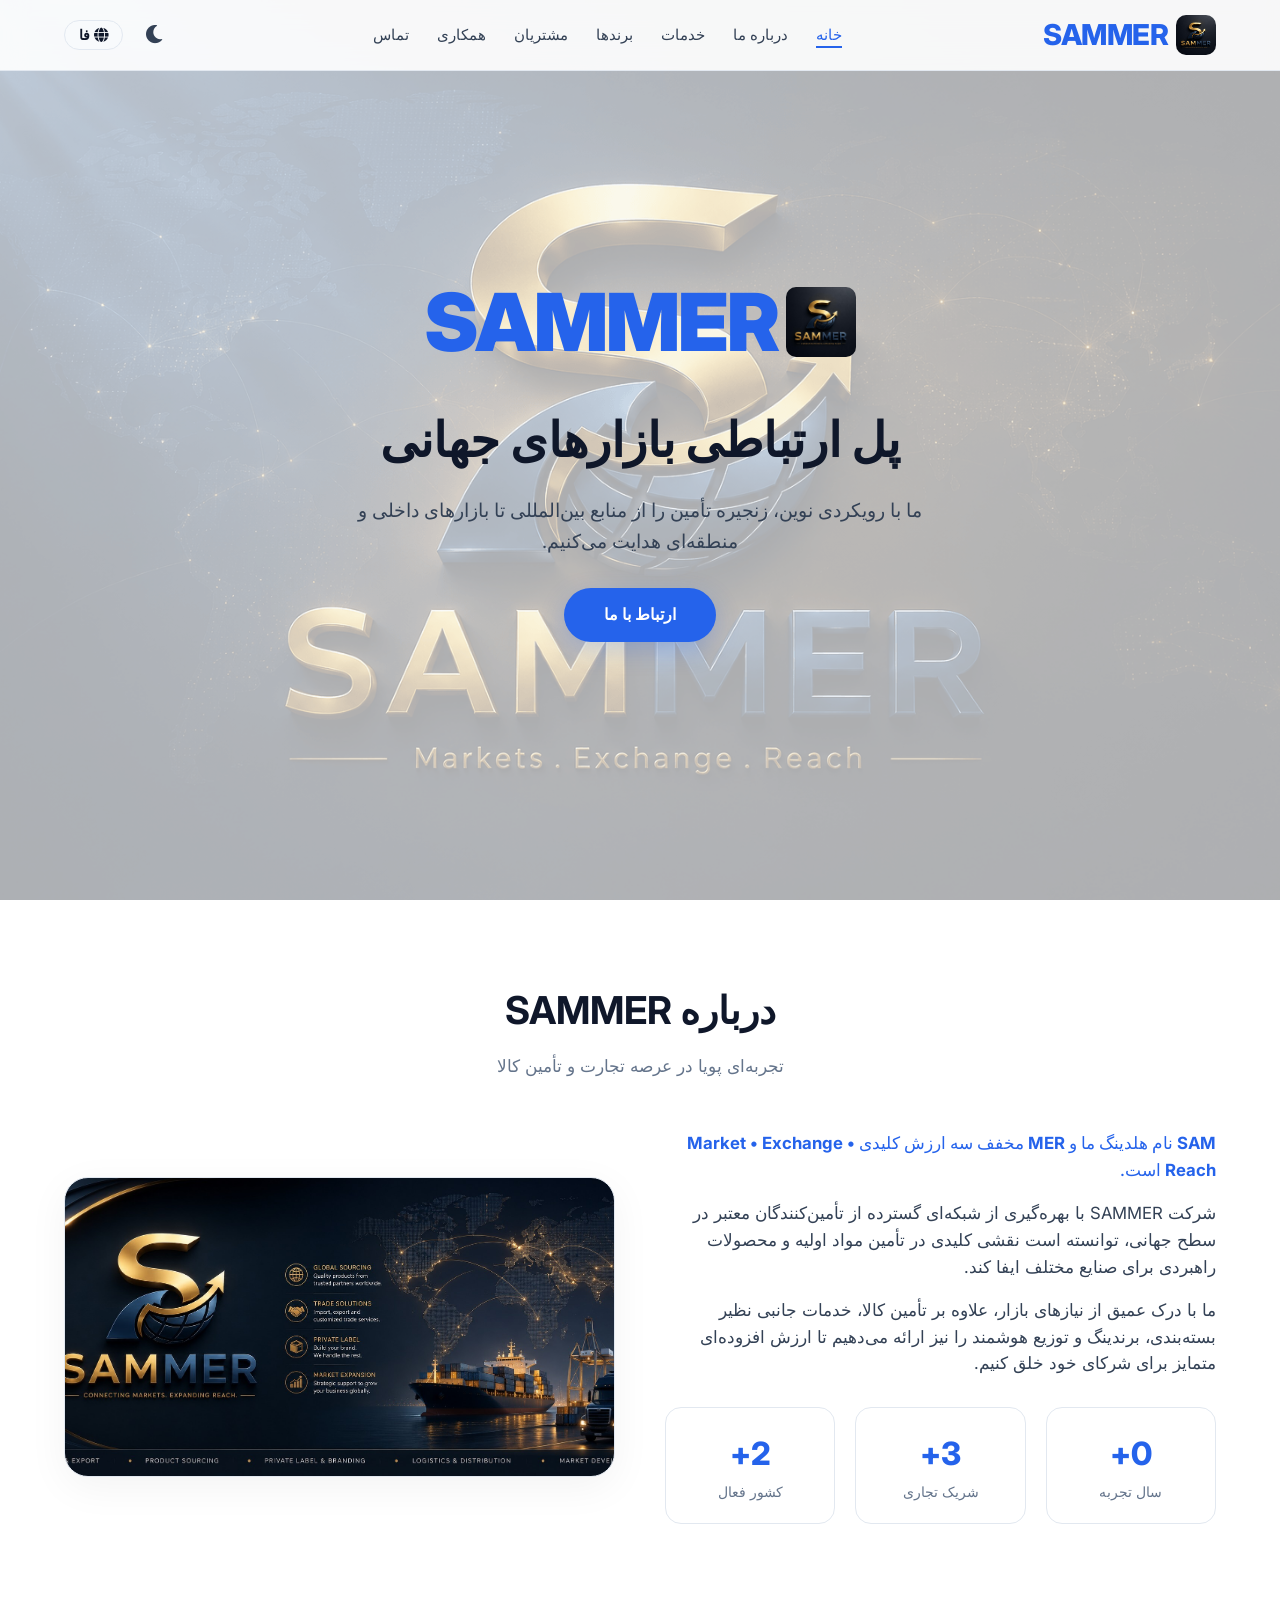
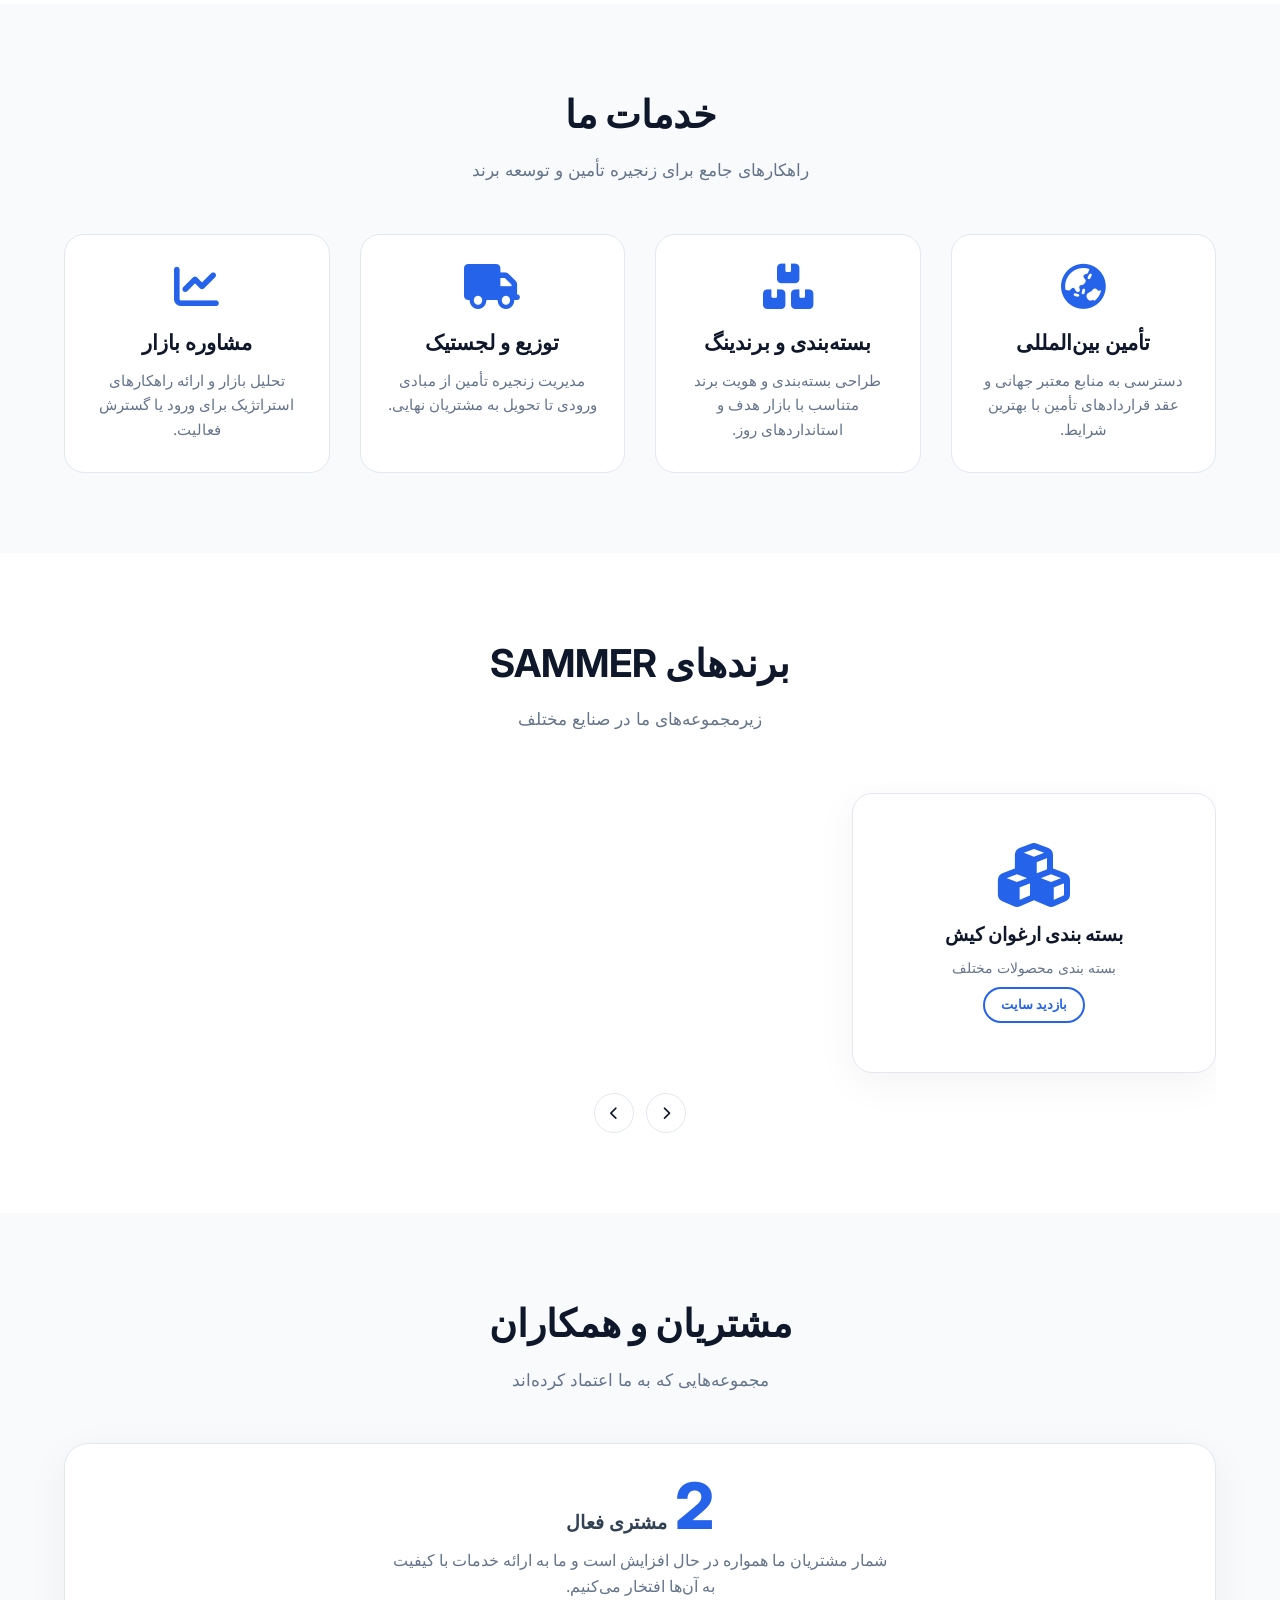
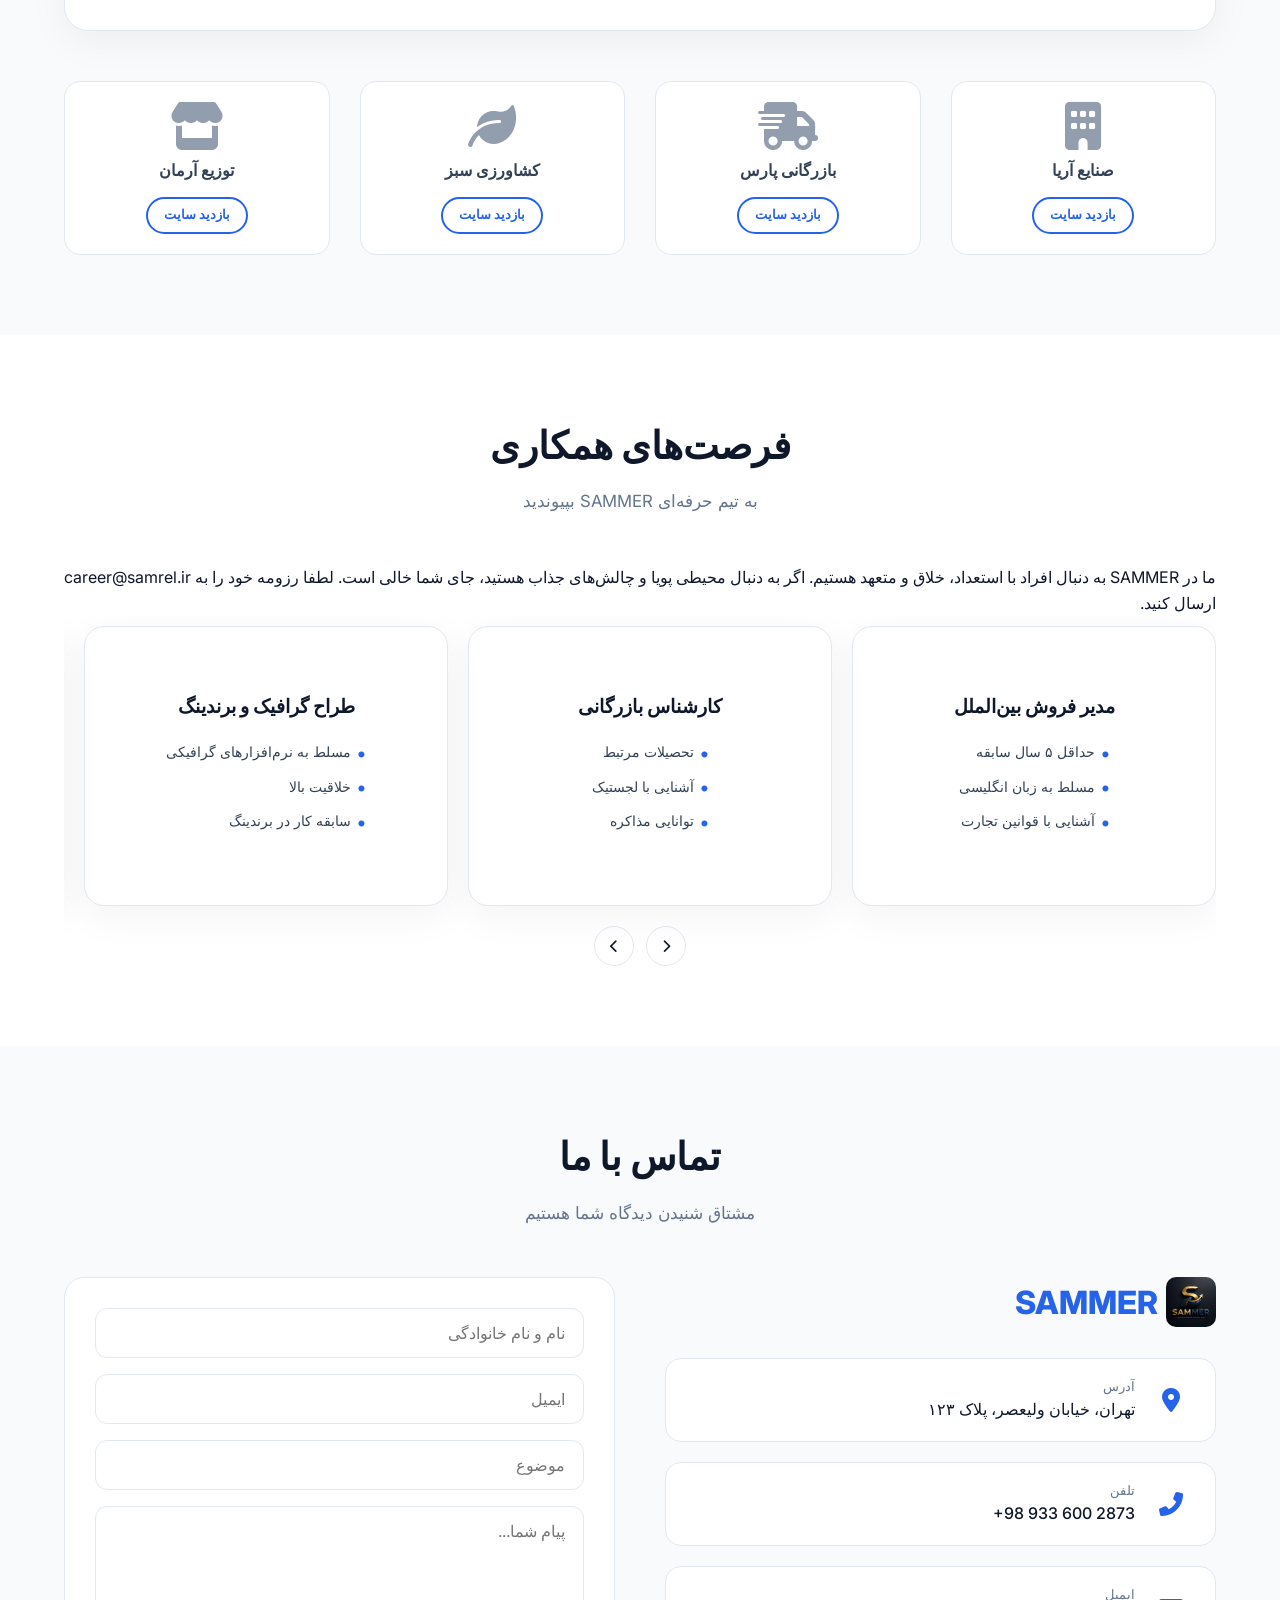
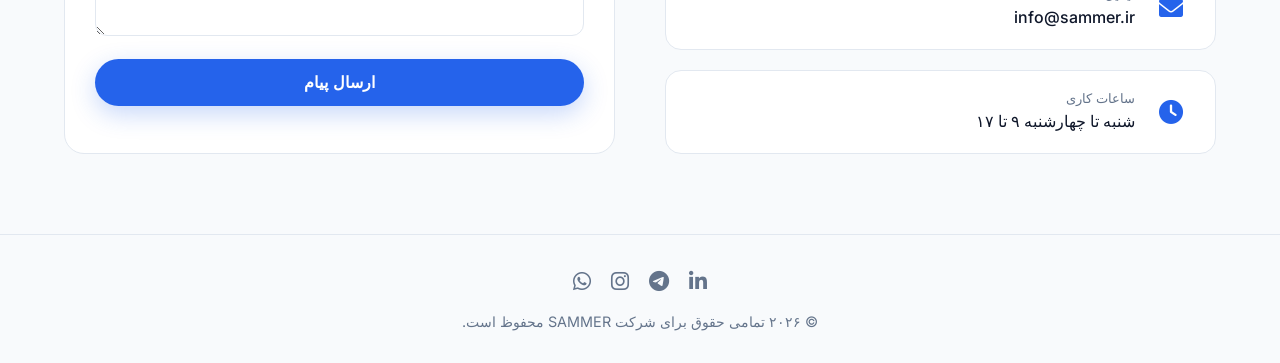
<file: index.html>
<!DOCTYPE html>
<html lang="fa" dir="rtl">
<head>
    <meta charset="UTF-8" />
    <meta name="viewport" content="width=device-width, initial-scale=1.0" />
    <title>SAMMER | Connecting Markets, Expanding Reach</title>
	<meta name="description" content="SAMMER – شرکت بازرگانی بین‌المللی با تمرکز بر تأمین کالا، برندینگ و توسعه بازار در ایران و کشورهای همسایه." />
	<meta name="keywords" content="واردات, صادرات, برندینگ, تأمین مواد اولیه, بازرگانی بین‌الملل, SAMMER" />
	<meta name="robots" content="index, follow" />
	<link rel="canonical" href="https://sammer.ir/" />
	
	<meta property="og:title" content="SAMMER | Connecting Markets, Expanding Reach" />
	<meta property="og:description" content="شرکت بازرگانی SAMMER – پل ارتباطی بازارهای جهانی با رویکردی نوین در تأمین، برندینگ و توزیع." />
	<meta property="og:image" content="https://sammer.ir/og-image.jpg" />
	<meta property="og:url" content="https://sammer.ir/" />
	<meta property="og:type" content="website" />
	<meta name="twitter:card" content="summary_large_image" />
	<meta name="twitter:title" content="SAMMER | Connecting Markets, Expanding Reach" />
	<meta name="twitter:description" content="شرکت بازرگانی SAMMER – پل ارتباطی بازارهای جهانی." />
	<meta name="twitter:image" content="https://sammer.ir/og-image.jpg" />
	
	<!-- Favicon برای مرورگرهای دسکتاپ و موبایل -->
	<link rel="icon" type="image/png" sizes="16x16" href="favicon-16x16.png">
	<link rel="icon" type="image/png" sizes="32x32" href="favicon-32x32.png">
	<link rel="apple-touch-icon" sizes="180x180" href="apple-touch-icon.png">
	<link rel="manifest" href="site.webmanifest">
	<meta name="msapplication-TileColor" content="#2563eb">
	<meta name="theme-color" content="#ffffff">
    
	<link rel="stylesheet" href="https://cdnjs.cloudflare.com/ajax/libs/font-awesome/6.0.0-beta3/css/all.min.css" />
    <link href="https://fonts.googleapis.com/css2?family=Inter:wght@300;400;500;600;700;800&display=swap" rel="stylesheet" />
    <link rel="stylesheet" href="style.css" />
</head>
<body>

    <!-- ==================== نوار ناوبری ==================== -->
    <header class="navbar" id="navbar">
        <div class="container">
            <div class="logo">
                <img src="sammer-logo.png" alt="SAMMER" class="logo-img" />
                <span>SAMMER</span>
            </div>
            <ul class="nav-links" id="navLinks">
                <li><a href="#home" data-i18n="nav_home" class="active">خانه</a></li>
                <li><a href="#about" data-i18n="nav_about">درباره ما</a></li>
                <li><a href="#services" data-i18n="nav_services">خدمات</a></li>
                <li><a href="#brands" data-i18n="nav_brands">برندها</a></li>
                <li><a href="#clients" data-i18n="nav_clients">مشتریان</a></li>
                <li><a href="#careers" data-i18n="nav_careers">همکاری</a></li>
                <li><a href="#contact" data-i18n="nav_contact">تماس</a></li>
            </ul>
            <div class="nav-controls">
                <button class="btn-icon" id="themeToggle" aria-label="تغییر تم">
                    <i class="fas fa-moon"></i>
                </button>
                <button class="btn-icon lang-btn" id="langToggle">
                    <i class="fas fa-globe"></i>&nbsp;
                    <span id="langLabel">فا</span>
                </button>
                <button class="hamburger" id="hamburger" aria-label="منو">
                    <span></span><span></span><span></span>
                </button>
            </div>
        </div>
    </header>

    <!-- ==================== هیرو ==================== -->
    <section class="hero" id="home">
        <div class="hero-bg-image"></div>
        <div class="hero-content">
            <div class="hero-logo">
                <img src="sammer-logo.png" alt="SAMMER" class="hero-logo-img" />
                <span>SAMMER</span>
            </div>
            <h1 data-i18n="hero_title">پل ارتباطی بازارهای جهانی</h1>
            <p data-i18n="hero_desc">ما با رویکردی نوین، زنجیره تأمین را از منابع بین‌المللی تا بازارهای داخلی و منطقه‌ای هدایت می‌کنیم.</p>
            <a href="#contact" class="btn-primary" data-i18n="hero_cta">ارتباط با ما</a>
        </div>
    </section>

    <!-- ==================== درباره ما ==================== -->
    <section id="about" class="fade-in">
        <div class="container">
            <h2 class="section-title" data-i18n="about_title">درباره SAMMER</h2>
            <p class="section-subtitle" data-i18n="about_subtitle">تجربه‌ای پویا در عرصه تجارت و تأمین کالا</p>
            <div class="about-grid">
                <div class="about-text">
                    <p data-i18n="about_sammer_meaning" style="font-weight: 500; color: var(--accent);">
                        <strong>SAM</strong> نام هلدینگ ما و <strong>MER</strong> مخفف سه ارزش کلیدی <strong>Market • Exchange • Reach</strong> است.
                    </p>
                    <p data-i18n="about_p1">شرکت SAMMER با بهره‌گیری از شبکه‌ای گسترده از تأمین‌کنندگان معتبر در سطح جهانی، توانسته است نقشی کلیدی در تأمین مواد اولیه و محصولات راهبردی برای صنایع مختلف ایفا کند.</p>
                    <p data-i18n="about_p2">ما با درک عمیق از نیازهای بازار، علاوه بر تأمین کالا، خدمات جانبی نظیر بسته‌بندی، برندینگ و توزیع هوشمند را نیز ارائه می‌دهیم تا ارزش افزوده‌ای متمایز برای شرکای خود خلق کنیم.</p>
                    <div class="about-stats">
                        <div class="stat-item">
                            <div class="stat-number" id="statYears">0</div>
                            <div class="stat-label" data-i18n="stat_years">سال تجربه</div>
                        </div>
                        <div class="stat-item">
                            <div class="stat-number" id="statPartners">0</div>
                            <div class="stat-label" data-i18n="stat_partners">شریک تجاری</div>
                        </div>
                        <div class="stat-item">
                            <div class="stat-number" id="statCountries">0</div>
                            <div class="stat-label" data-i18n="stat_countries">کشور فعال</div>
                        </div>
                    </div>
                </div>
                <div class="about-image"></div>
            </div>
        </div>
    </section>

    <!-- ==================== خدمات ==================== -->
    <section id="services" class="fade-in">
        <div class="container">
            <h2 class="section-title" data-i18n="services_title">خدمات ما</h2>
            <p class="section-subtitle" data-i18n="services_subtitle">راهکارهای جامع برای زنجیره تأمین و توسعه برند</p>
            <div class="services-grid">
                <div class="service-card">
                    <i class="fas fa-globe-asia"></i>
                    <h3 data-i18n="service_1_title">تأمین بین‌المللی</h3>
                    <p data-i18n="service_1_desc">دسترسی به منابع معتبر جهانی و عقد قراردادهای تأمین با بهترین شرایط.</p>
                </div>
                <div class="service-card">
                    <i class="fas fa-boxes"></i>
                    <h3 data-i18n="service_2_title">بسته‌بندی و برندینگ</h3>
                    <p data-i18n="service_2_desc">طراحی بسته‌بندی و هویت برند متناسب با بازار هدف و استانداردهای روز.</p>
                </div>
                <div class="service-card">
                    <i class="fas fa-truck"></i>
                    <h3 data-i18n="service_3_title">توزیع و لجستیک</h3>
                    <p data-i18n="service_3_desc">مدیریت زنجیره تأمین از مبادی ورودی تا تحویل به مشتریان نهایی.</p>
                </div>
                <div class="service-card">
                    <i class="fas fa-chart-line"></i>
                    <h3 data-i18n="service_4_title">مشاوره بازار</h3>
                    <p data-i18n="service_4_desc">تحلیل بازار و ارائه راهکارهای استراتژیک برای ورود یا گسترش فعالیت.</p>
                </div>
            </div>
        </div>
    </section>

    <!-- ==================== برندها (اسلایدر) ==================== -->
    <section id="brands" class="fade-in">
        <div class="container">
            <h2 class="section-title" data-i18n="brands_title">برندهای SAMMER</h2>
            <p class="section-subtitle" data-i18n="brands_subtitle">زیرمجموعه‌های ما در صنایع مختلف</p>
            <div class="brands-slider-wrapper">
                <div class="brands-slider" id="brandsSlider"></div>
                <div class="slider-controls">
                    <button class="slider-btn" id="prevBrand"><i class="fas fa-chevron-left"></i></button>
                    <button class="slider-btn" id="nextBrand"><i class="fas fa-chevron-right"></i></button>
                </div>
            </div>
        </div>
    </section>

    <!-- ==================== مشتریان ==================== -->
    <section id="clients" class="fade-in">
        <div class="container">
            <h2 class="section-title" data-i18n="clients_title">مشتریان و همکاران</h2>
            <p class="section-subtitle" data-i18n="clients_subtitle">مجموعه‌هایی که به ما اعتماد کرده‌اند</p>
            <div class="counter-wrapper">
                <div class="counter-box">
                    <span class="counter-number" id="clientCounter">0</span>
                    <span class="counter-label" data-i18n="clients_count_label">مشتری فعال</span>
                </div>
                <p class="counter-description" data-i18n="clients_count_desc">شمار مشتریان ما همواره در حال افزایش است و ما به ارائه خدمات با کیفیت به آن‌ها افتخار می‌کنیم.</p>
            </div>
            <div class="clients-grid" id="clientsGrid">
                <!-- توسط جاوااسکریپت رندر می‌شود -->
            </div>
        </div>
    </section>

    <!-- ==================== همکاری با ما ==================== -->
    <section id="careers" class="fade-in">
        <div class="container">
            <h2 class="section-title" data-i18n="careers_title">فرصت‌های همکاری</h2>
            <p class="section-subtitle" data-i18n="careers_subtitle">به تیم حرفه‌ای SAMMER بپیوندید</p>
            <div class="careers-intro" data-i18n="careers_intro">
                ما در SAMMER به دنبال افراد با استعداد، خلاق و متعهد هستیم. اگر به دنبال محیطی پویا و چالش‌های جذاب هستید، جای شما خالی است.
            </div>
            <div class="careers-slider-wrapper">
                <div class="careers-slider" id="careersSlider"></div>
                <div class="slider-controls">
                    <button class="slider-btn" id="prevCareer"><i class="fas fa-chevron-left"></i></button>
                    <button class="slider-btn" id="nextCareer"><i class="fas fa-chevron-right"></i></button>
                </div>
            </div>
        </div>
    </section>

    <!-- ==================== تماس با ما ==================== -->
    <section id="contact" class="fade-in">
        <div class="container">
            <h2 class="section-title" data-i18n="contact_title">تماس با ما</h2>
            <p class="section-subtitle" data-i18n="contact_subtitle">مشتاق شنیدن دیدگاه شما هستیم</p>
            <div class="contact-wrapper">
                <div class="contact-info">
                    <div class="contact-brand">
                        <img src="sammer-logo.png" alt="SAMMER" class="contact-logo-img" />
                        <span>SAMMER</span>
                    </div>
                    <div class="contact-item">
                        <i class="fas fa-map-marker-alt"></i>
                        <div>
                            <span class="label" data-i18n="contact_address_label">آدرس</span>
                            <span class="value" data-i18n="contact_address_value">تهران، خیابان ولیعصر، پلاک ۱۲۳</span>
                        </div>
                    </div>
                    <div class="contact-item">
                        <i class="fas fa-phone-alt"></i>
                        <div>
                            <span class="label" data-i18n="contact_phone_label">تلفن</span>
                            <span class="value ltr">+98 933 600 2873</span>
                        </div>
                    </div>
                    <div class="contact-item">
                        <i class="fas fa-envelope"></i>
                        <div>
                            <span class="label" data-i18n="contact_email_label">ایمیل</span>
                            <span class="value">info@sammer.ir</span>
                        </div>
                    </div>
                    <div class="contact-item">
                        <i class="fas fa-clock"></i>
                        <div>
                            <span class="label" data-i18n="contact_hours_label">ساعات کاری</span>
                            <span class="value" data-i18n="contact_hours_value">شنبه تا چهارشنبه ۹ تا ۱۷</span>
                        </div>
                    </div>
                </div>
                <form class="contact-form" id="contactForm">
                    <input type="text" name="fullname" id="fullname" placeholder="نام و نام خانوادگی" data-i18n-placeholder="form_name" required />
                    <input type="email" name="email" id="email" placeholder="ایمیل" data-i18n-placeholder="form_email" required />
                    <input type="text" name="subject" id="subject" placeholder="موضوع" data-i18n-placeholder="form_subject" />
                    <textarea name="message" id="message" placeholder="پیام شما..." data-i18n-placeholder="form_message" required></textarea>
                    <button type="submit" class="btn-primary" data-i18n="form_submit">ارسال پیام</button>
                </form>
            </div>
        </div>
    </section>

    <!-- ==================== فوتر ==================== -->
    <footer>
        <div class="container">
            <div class="social-links">
                <a href="#"><i class="fab fa-linkedin-in"></i></a>
                <a href="#"><i class="fab fa-telegram-plane"></i></a>
                <a href="#"><i class="fab fa-instagram"></i></a>
                <a href="#"><i class="fab fa-whatsapp"></i></a>
            </div>
            <p>&copy; ۲۰۲۶ <span data-i18n="footer_text">تمامی حقوق برای شرکت SAMMER محفوظ است.</span></p>
        </div>
    </footer>

    <script src="script.js"></script>
	
	<script type="application/ld+json">
	{
	  "@context": "https://schema.org",
	  "@type": "Organization",
	  "name": "SAMMER",
	  "url": "https://sammer.ir",
	  "logo": "https://sammer.ir/favicon-512.png",
	  "description": "شرکت بازرگانی بین‌المللی با تمرکز بر تأمین کالا، برندینگ و توسعه بازار",
	  "contactPoint": {
		"@type": "ContactPoint",
		"telephone": "+98-933-600-2873",
		"contactType": "Sales",
		"availableLanguage": ["Persian", "English"]
	  },
	  "sameAs": [
		"https://www.linkedin.com/company/sammer-global"
	  ]
	}
</script>
</body>
</html>
</file>
<file: style.css>
/* ---------- متغیرهای تم (روز/شب) ---------- */
:root {
    --bg-primary: #ffffff;
    --bg-secondary: #f8fafc;
    --bg-card: #ffffff;
    --bg-nav: rgba(255, 255, 255, 0.9);
    --text-primary: #0f172a;
    --text-secondary: #334155;
    --text-muted: #64748b;
    --border-color: #e2e8f0;
    --shadow: 0 10px 40px rgba(0, 0, 0, 0.05);
    --accent: #2563eb;
    --accent-hover: #1d4ed8;
    --input-bg: #ffffff;
    --transition: 0.3s ease;
}

[data-theme="dark"] {
    --bg-primary: #0f172a;
    --bg-secondary: #1e293b;
    --bg-card: #1e293b;
    --bg-nav: rgba(15, 23, 42, 0.95);
    --text-primary: #f1f5f9;
    --text-secondary: #cbd5e1;
    --text-muted: #94a3b8;
    --border-color: #334155;
    --shadow: 0 10px 40px rgba(0, 0, 0, 0.4);
    --accent: #3b82f6;
    --accent-hover: #60a5fa;
    --input-bg: #1e293b;
}

/* ---------- ریست & پایه ---------- */
* {
    margin: 0;
    padding: 0;
    box-sizing: border-box;
}

body {
    font-family: 'Inter', sans-serif;
    background-color: var(--bg-primary);
    color: var(--text-primary);
    transition: background-color var(--transition), color var(--transition);
    line-height: 1.6;
    scroll-behavior: smooth;
}

a {
    text-decoration: none;
    color: inherit;
}

.container {
    max-width: 1200px;
    margin: 0 auto;
    padding: 0 24px;
}

/* ---------- نوار ناوبری ---------- */
.navbar {
    position: fixed;
    top: 0;
    left: 0;
    width: 100%;
    z-index: 1000;
    background-color: var(--bg-nav);
    backdrop-filter: blur(12px);
    border-bottom: 1px solid var(--border-color);
    transition: background-color var(--transition), border-color var(--transition);
    padding: 12px 0;
}

.navbar .container {
    display: flex;
    align-items: center;
    justify-content: space-between;
}

.logo {
    font-size: 1.8rem;
    font-weight: 800;
    letter-spacing: -0.5px;
    color: var(--accent);
    display: flex;
    align-items: center;
    gap: 6px;
}

.logo i {
    font-size: 2rem;
}

.nav-links {
    display: flex;
    align-items: center;
    gap: 28px;
    list-style: none;
}

.nav-links a {
    font-size: 0.95rem;
    font-weight: 500;
    color: var(--text-secondary);
    transition: color 0.2s;
    position: relative;
}

.nav-links a:hover {
    color: var(--accent);
}

.nav-links a::after {
    content: '';
    position: absolute;
    bottom: -4px;
    left: 0;
    width: 0%;
    height: 2px;
    background: var(--accent);
    transition: width 0.3s;
}

.nav-links a:hover::after {
    width: 100%;
}

.nav-controls {
    display: flex;
    align-items: center;
    gap: 16px;
}

.btn-icon {
    background: none;
    border: none;
    font-size: 1.3rem;
    color: var(--text-secondary);
    cursor: pointer;
    transition: color 0.2s, transform 0.2s;
    padding: 6px;
    border-radius: 8px;
    display: flex;
    align-items: center;
    justify-content: center;
}

.btn-icon:hover {
    color: var(--accent);
    transform: scale(1.1);
}

.lang-btn {
    font-weight: 600;
    font-size: 0.9rem;
    background: var(--bg-secondary);
    padding: 6px 14px;
    border-radius: 30px;
    border: 1px solid var(--border-color);
    color: var(--text-primary);
    transition: all 0.2s;
}

.lang-btn:hover {
    border-color: var(--accent);
    color: var(--accent);
}

.hamburger {
    display: none;
    flex-direction: column;
    gap: 5px;
    background: none;
    border: none;
    cursor: pointer;
    padding: 4px;
}

.hamburger span {
    display: block;
    width: 26px;
    height: 2.5px;
    background: var(--text-primary);
    border-radius: 4px;
    transition: all 0.3s;
}

/* ---------- هیرو با تصویر ثابت (parallax) ---------- */
.hero {
    min-height: 100vh;
    display: flex;
    align-items: center;
    justify-content: center;
    text-align: center;
    position: relative;
    padding-top: 80px;
    background-color: var(--bg-primary);
    transition: background var(--transition);
    overflow: hidden;
}

.hero-bg-image {
    position: fixed;
    top: 0;
    left: 0;
    width: 100%;
    height: 100%;
    background-image: url('logo.png');
    background-size: cover;
    background-position: center;
    opacity: 0.30;
    z-index: 0;
    transition: opacity 0.3s;
}

[data-theme="dark"] .hero-bg-image {
    opacity: 0.10;
}

.hero-content {
    position: relative;
    z-index: 1;
    max-width: 800px;
    padding: 40px 20px;
}

.hero-logo {
    font-size: 5rem;
    font-weight: 900;
    color: var(--accent);
    letter-spacing: -2px;
    margin-bottom: 16px;
    display: flex;
    align-items: center;
    justify-content: center;
    gap: 12px;
}

.hero-logo i {
    font-size: 4.5rem;
}

.hero h1 {
    font-size: 3rem;
    font-weight: 700;
    margin-bottom: 16px;
    color: var(--text-primary);
}

.hero p {
    font-size: 1.2rem;
    color: var(--text-secondary);
    max-width: 600px;
    margin: 0 auto 32px;
}

.btn-primary {
    display: inline-block;
    background: var(--accent);
    color: #fff;
    padding: 14px 40px;
    border-radius: 50px;
    font-weight: 600;
    font-size: 1rem;
    border: none;
    cursor: pointer;
    transition: all 0.3s;
    box-shadow: 0 8px 24px rgba(37, 99, 235, 0.25);
}

.btn-primary:hover {
    background: var(--accent-hover);
    transform: translateY(-3px);
    box-shadow: 0 14px 32px rgba(37, 99, 235, 0.35);
}

/* ---------- بخش‌های عمومی ---------- */
section {
    padding: 80px 0;
    background-color: var(--bg-primary);
    transition: background var(--transition);
}

section:nth-child(even) {
    background-color: var(--bg-secondary);
}

.section-title {
    font-size: 2.4rem;
    font-weight: 700;
    text-align: center;
    margin-bottom: 12px;
    color: var(--text-primary);
}

.section-subtitle {
    text-align: center;
    color: var(--text-muted);
    max-width: 600px;
    margin: 0 auto 50px;
    font-size: 1.05rem;
}

/* ---------- درباره ما ---------- */
.about-grid {
    display: grid;
    grid-template-columns: 1fr 1fr;
    gap: 50px;
    align-items: center;
}

.about-text p {
    color: var(--text-secondary);
    font-size: 1.05rem;
    margin-bottom: 16px;
}

.about-stats {
    display: grid;
    grid-template-columns: repeat(3, 1fr);
    gap: 20px;
    margin-top: 30px;
}

.stat-item {
    background: var(--bg-card);
    padding: 20px;
    border-radius: 16px;
    text-align: center;
    border: 1px solid var(--border-color);
    transition: all 0.3s;
}

.stat-item:hover {
    transform: translateY(-4px);
    box-shadow: var(--shadow);
}

.stat-number {
    font-size: 2rem;
    font-weight: 800;
    color: var(--accent);
}

.stat-label {
    color: var(--text-muted);
    font-size: 0.9rem;
}

.about-image {
    background: var(--bg-card);
    border-radius: 24px;
    overflow: hidden;
    box-shadow: var(--shadow);
    border: 1px solid var(--border-color);
    height: 300px;
    display: flex;
    align-items: center;
    justify-content: center;
    background-image: url('banner-secondary.jpg');
    background-size: cover;
    background-position: center;
    transition: all 0.3s;
}

/* ---------- خدمات ---------- */
.services-grid {
    display: grid;
    grid-template-columns: repeat(auto-fit, minmax(260px, 1fr));
    gap: 30px;
}

.service-card {
    background: var(--bg-card);
    padding: 30px 24px;
    border-radius: 20px;
    border: 1px solid var(--border-color);
    transition: all 0.3s;
    text-align: center;
}

.service-card:hover {
    transform: translateY(-6px);
    box-shadow: var(--shadow);
    border-color: var(--accent);
}

.service-card i {
    font-size: 2.8rem;
    color: var(--accent);
    margin-bottom: 16px;
}

.service-card h3 {
    font-size: 1.3rem;
    margin-bottom: 10px;
}

.service-card p {
    color: var(--text-muted);
    font-size: 0.95rem;
}

/* ---------- برندها (اسلایدر) ---------- */
.brands-slider-wrapper,
.careers-slider-wrapper {
    position: relative;
    overflow: hidden;
}

.brands-slider,
.careers-slider {
    display: flex;
    transition: transform 0.5s ease;
    gap: 20px;
	margin-top: 10px;
}

.brand-slide,
.career-slide {
    flex: 0 0 calc(33.333% - 20px);
    background: var(--bg-card);
    border-radius: 20px;
    border: 1px solid var(--border-color);
    padding: 20px;
    text-align: center;
    box-shadow: var(--shadow);
    transition: all 0.3s;
    min-height: 280px;
    display: flex;
    flex-direction: column;
    align-items: center;
    justify-content: center;
}

.brand-slide:hover,
.career-slide:hover {
    transform: translateY(-5px);
    border-color: var(--accent);
}

.brand-slide i {
    font-size: 4rem;
    color: var(--accent);
    margin-bottom: 12px;
}

.brand-slide h3,
.career-slide h3 {
    font-size: 1.2rem;
    margin-bottom: 6px;
}

.brand-slide p,
.career-slide p {
    color: var(--text-muted);
    font-size: 0.9rem;
}

.career-slide ul {
    list-style: none;
    text-align: right;
    padding: 0;
    margin-top: 10px;
}

.career-slide ul li {
    font-size: 0.85rem;
    color: var(--text-secondary);
    margin-bottom: 4px;
    display: flex;
    align-items: center;
    gap: 6px;
}

.career-slide ul li::before {
    content: "•";
    color: var(--accent);
    font-weight: bold;
    font-size: 1.2rem;
}

.slider-controls {
    display: flex;
    justify-content: center;
    gap: 12px;
    margin-top: 20px;
}

.slider-btn {
    background: var(--bg-card);
    border: 1px solid var(--border-color);
    border-radius: 50%;
    width: 40px;
    height: 40px;
    display: flex;
    align-items: center;
    justify-content: center;
    cursor: pointer;
    transition: all 0.2s;
    color: var(--text-primary);
}

.slider-btn:hover {
    background: var(--accent);
    color: #fff;
    border-color: var(--accent);
}

/* ---------- شمارنده پویا (مشتریان) ---------- */
.counter-wrapper {
    display: flex;
    flex-direction: column;
    align-items: center;
    margin-bottom: 50px;
    padding: 30px;
    background: var(--bg-card);
    border-radius: 24px;
    border: 1px solid var(--border-color);
    box-shadow: var(--shadow);
}

.counter-box {
    display: flex;
    align-items: baseline;
    gap: 8px;
    margin-bottom: 10px;
}

.counter-number {
    font-size: 4rem;
    font-weight: 800;
    color: var(--accent);
    line-height: 1;
}

.counter-label {
    font-size: 1.2rem;
    font-weight: 600;
    color: var(--text-secondary);
}

.counter-description {
    color: var(--text-muted);
    font-size: 1rem;
    max-width: 500px;
    text-align: center;
}

/* ---------- مشتریان (گرید) ---------- */
.clients-grid {
    display: grid;
    grid-template-columns: repeat(auto-fit, minmax(150px, 1fr));
    gap: 30px;
    align-items: center;
}

.client-item {
    background: var(--bg-card);
    border: 1px solid var(--border-color);
    border-radius: 16px;
    padding: 30px 10px;
    text-align: center;
    transition: all 0.3s;
    display: flex;
    flex-direction: column;
    align-items: center;
    gap: 10px;
}

.client-item:hover {
    transform: scale(1.03);
    box-shadow: var(--shadow);
}

.client-item i {
    font-size: 3rem;
    color: var(--text-muted);
    opacity: 0.7;
}

.client-item span {
    font-weight: 500;
    color: var(--text-secondary);
}

/* ---------- تماس با ما (با تصویر برند) ---------- */
.contact-wrapper {
    display: grid;
    grid-template-columns: 1fr 1fr;
    gap: 50px;
}

.contact-info {
    display: flex;
    flex-direction: column;
    gap: 20px;
}

.contact-brand {
    display: flex;
    align-items: center;
    gap: 12px;
    font-size: 2rem;
    font-weight: 800;
    color: var(--accent);
    margin-bottom: 10px;
}

.contact-brand i {
    font-size: 2.5rem;
}

.contact-item {
    display: flex;
    align-items: center;
    gap: 16px;
    background: var(--bg-card);
    padding: 18px 24px;
    border-radius: 16px;
    border: 1px solid var(--border-color);
}

.contact-item i {
    font-size: 1.5rem;
    color: var(--accent);
    width: 40px;
    text-align: center;
}

.contact-item div {
    display: flex;
    flex-direction: column;
}

.contact-item .label {
    font-size: 0.8rem;
    color: var(--text-muted);
}

.contact-item .value {
    font-weight: 500;
}

/* کلاس برای نمایش اعداد به صورت چپ‌چین (مانند شماره تلفن) */
.ltr {
    direction: ltr;
    unicode-bidi: plaintext;
}

.contact-form {
    background: var(--bg-card);
    padding: 30px;
    border-radius: 20px;
    border: 1px solid var(--border-color);
}

.contact-form input,
.contact-form textarea {
    width: 100%;
    padding: 14px 18px;
    margin-bottom: 16px;
    border-radius: 12px;
    border: 1px solid var(--border-color);
    background: var(--input-bg);
    color: var(--text-primary);
    font-family: inherit;
    font-size: 1rem;
    transition: border 0.2s;
}

.contact-form input:focus,
.contact-form textarea:focus {
    outline: none;
    border-color: var(--accent);
    box-shadow: 0 0 0 3px rgba(37, 99, 235, 0.1);
}

.contact-form textarea {
    min-height: 130px;
    resize: vertical;
}

.contact-form .btn-primary {
    width: 100%;
    text-align: center;
}

/* ---------- فوتر ---------- */
footer {
    background: var(--bg-secondary);
    border-top: 1px solid var(--border-color);
    padding: 30px 0;
    text-align: center;
    color: var(--text-muted);
    font-size: 0.9rem;
    transition: all var(--transition);
}

footer .social-links {
    display: flex;
    justify-content: center;
    gap: 20px;
    margin-bottom: 12px;
}

footer .social-links a {
    color: var(--text-muted);
    font-size: 1.3rem;
    transition: color 0.2s;
}

footer .social-links a:hover {
    color: var(--accent);
}

/* ---------- واکنش‌گرایی ---------- */
@media (max-width: 992px) {
    .about-grid {
        grid-template-columns: 1fr;
    }
    .contact-wrapper {
        grid-template-columns: 1fr;
    }
    .hero h1 {
        font-size: 2.4rem;
    }
    .brand-slide,
    .career-slide {
        flex: 0 0 calc(50% - 20px);
    }
}

@media (max-width: 768px) {
    .nav-links {
        position: fixed;
        top: 70px;
        left: 0;
        width: 100%;
        background: var(--bg-nav);
        backdrop-filter: blur(12px);
        flex-direction: column;
        padding: 30px 0;
        gap: 20px;
        border-bottom: 1px solid var(--border-color);
        transform: translateY(-120%);
        transition: transform 0.4s ease;
        box-shadow: 0 20px 40px rgba(0, 0, 0, 0.1);
    }
    .nav-links.open {
        transform: translateY(0);
    }
    .hamburger {
        display: flex;
    }
    .hero-logo {
        font-size: 3.5rem;
    }
    .hero h1 {
        font-size: 1.8rem;
    }
    .section-title {
        font-size: 1.8rem;
    }
    .about-stats {
        grid-template-columns: 1fr 1fr;
    }
    .clients-grid {
        grid-template-columns: repeat(2, 1fr);
    }
    .brand-slide,
    .career-slide {
        flex: 0 0 calc(100% - 20px);
    }
}

@media (max-width: 480px) {
    .hero-logo {
        font-size: 2.8rem;
    }
    .hero p {
        font-size: 1rem;
    }
    .about-stats {
        grid-template-columns: 1fr;
    }
    .nav-controls .lang-btn span {
        display: none;
    }
    .counter-number {
        font-size: 3rem;
    }
}

/* ---------- افکت Fade-in ---------- */
.fade-in {
    opacity: 0;
    transform: translateY(30px);
    transition: opacity 0.8s ease, transform 0.8s ease;
}

.fade-in.visible {
    opacity: 1;
    transform: translateY(0);
}

/* منوی فعال */
.nav-links a.active {
    color: var(--accent);
}
.nav-links a.active::after {
    width: 100%;
}

/* دکمه بازدید سایت */
.btn-visit {
    display: inline-block;
    padding: 6px 16px;
    margin-top: 10px;
    font-size: 0.8rem;
    font-weight: 600;
    color: var(--accent);
    background: transparent;
    border: 2px solid var(--accent);
    border-radius: 30px;
    cursor: pointer;
    transition: all 0.3s;
    text-decoration: none;
}
.btn-visit:hover {
    background: var(--accent);
    color: #fff;
    transform: translateY(-2px);
    box-shadow: 0 4px 12px rgba(37, 99, 235, 0.25);
}

/* تنظیمات برای کارت‌های مشتریان */
.client-item {
    background: var(--bg-card);
    border: 1px solid var(--border-color);
    border-radius: 16px;
    padding: 20px 10px;
    text-align: center;
    transition: all 0.3s;
    display: flex;
    flex-direction: column;
    align-items: center;
    gap: 8px;
}
.client-item:hover {
    transform: scale(1.03);
    box-shadow: var(--shadow);
}
.client-item i {
    font-size: 3rem;
    color: var(--text-muted);
    opacity: 0.7;
}
.client-item .client-name {
    font-weight: 600;
    color: var(--text-secondary);
    font-size: 1rem;
}
.client-item .btn-visit {
    margin-top: 6px;
}

.brand-slide .btn-visit {
    margin-top: 8px;
}

.logo-img {
    height: 40px;
    width: auto;
    display: inline-block;
    vertical-align: middle;
	border-radius: 10px;
}

.hero-logo-img {
    height: 70px;
    width: auto;
    display: inline-block;
    vertical-align: middle;
	border-radius: 10px;
}

.contact-logo-img {
    height: 50px;
    width: auto;
    display: inline-block;
    vertical-align: middle;
	border-radius: 10px;
}


.logo,
.hero-logo,
.contact-brand {
    display: flex;
    align-items: center;
    gap: 8px;
}
</file>
